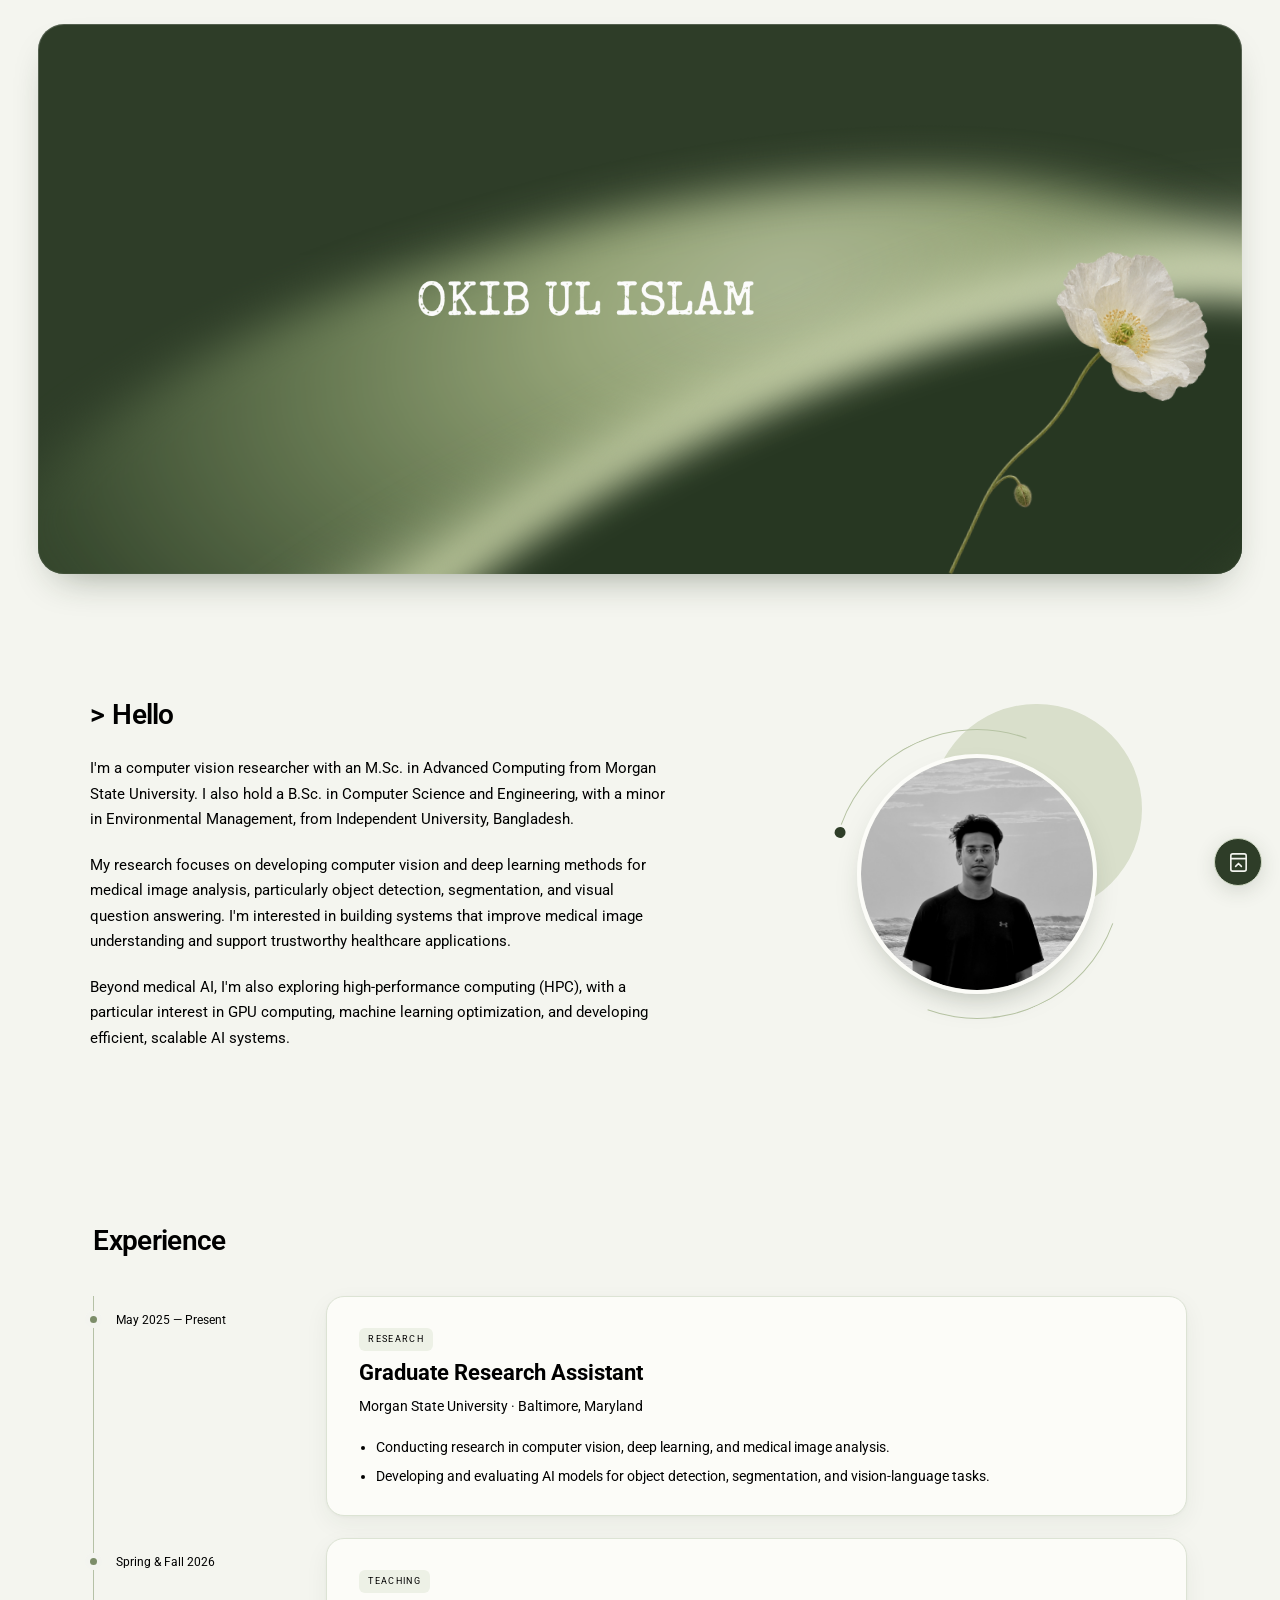
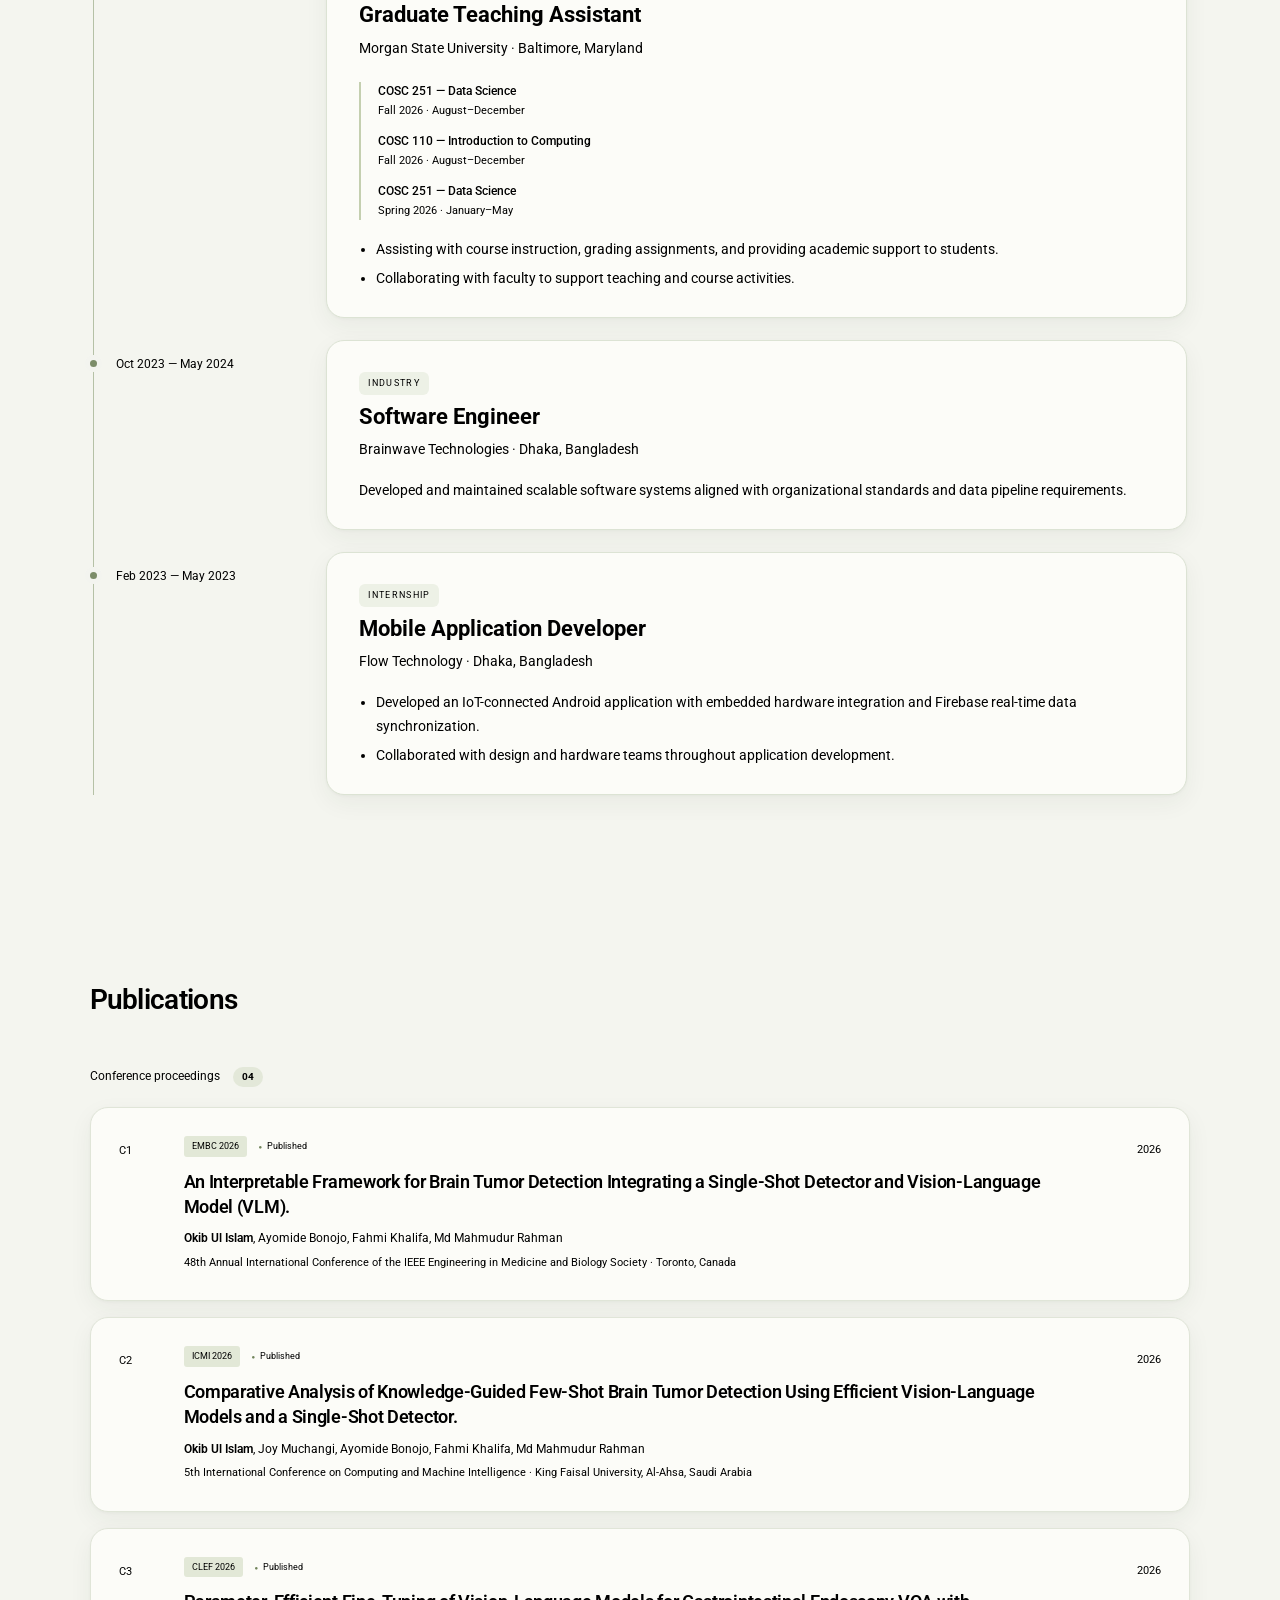
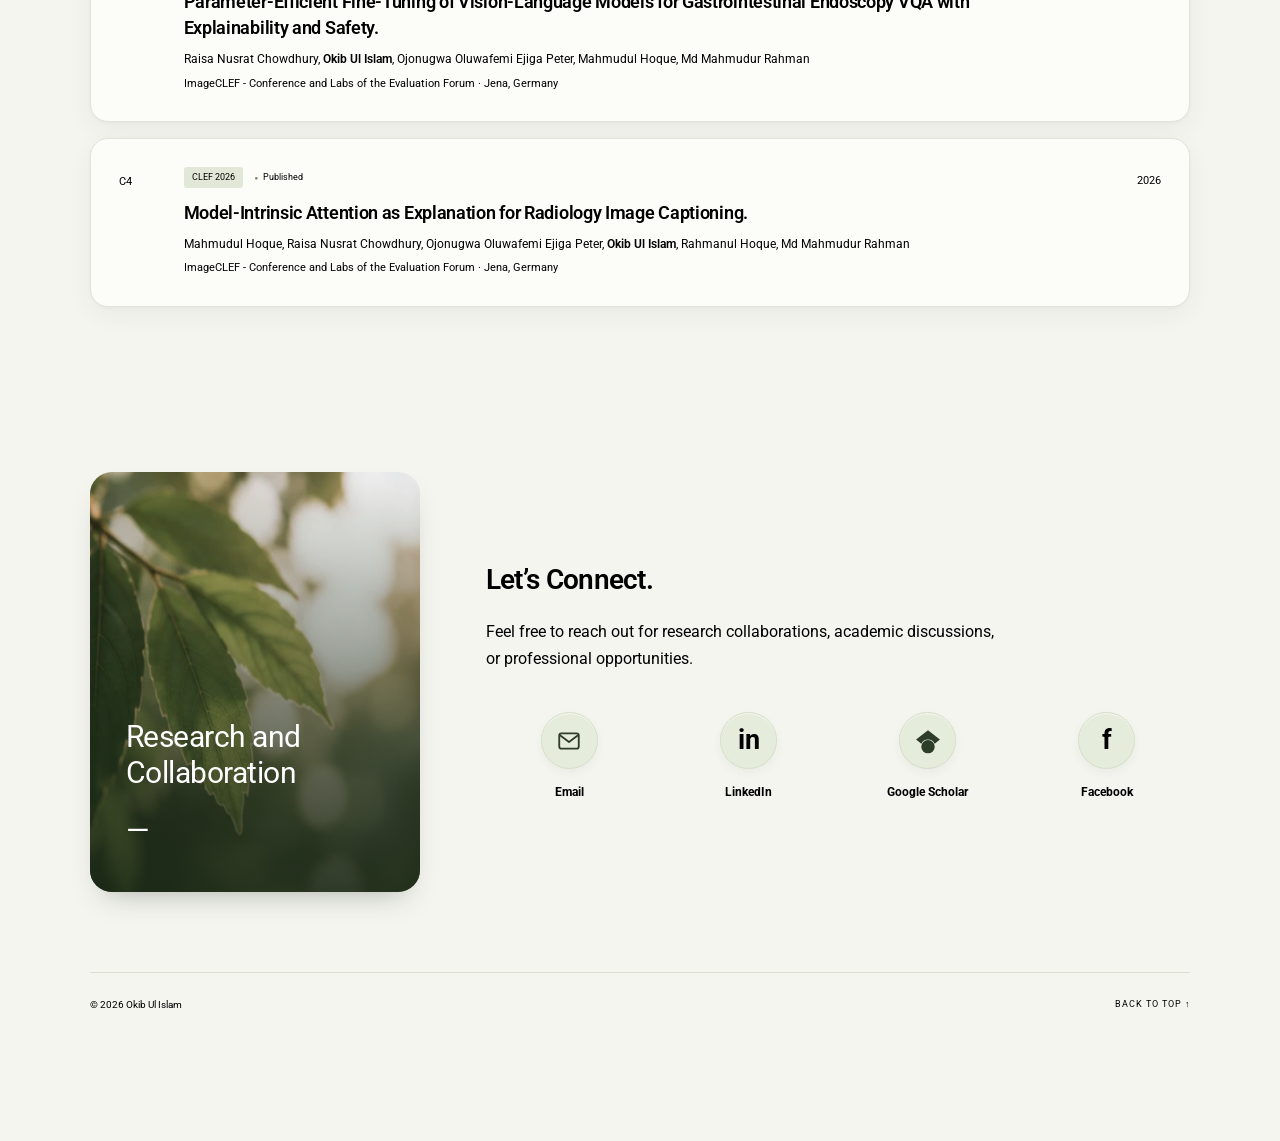
<file: index.html>
<!doctype html>
<html lang="en">
<head>
  <meta charset="UTF-8"><meta name="viewport" content="width=device-width, initial-scale=1">
  <link rel="canonical" href="https://okibulislam.com/">
  <meta name="theme-color" content="#F3F4EF">
  <title>Okib Ul Islam — Computer Vision Researcher</title>
  <meta name="description" content="Okib Ul Islam researches computer vision, deep learning, medical image analysis, and efficient AI systems. Explore his research, publications, and experience.">
  <link rel="icon" href="/favicon.ico?v=tree-2" sizes="any">
  <link rel="icon" href="/favicon-32.png?v=tree-2" type="image/png" sizes="32x32">
  <link rel="icon" href="/favicon.svg?v=tree-2" type="image/svg+xml">
  <link rel="apple-touch-icon" href="/apple-touch-icon.png?v=tree-2" sizes="180x180">
  <link rel="preconnect" href="https://fonts.googleapis.com"><link rel="preconnect" href="https://fonts.gstatic.com" crossorigin><link href="https://fonts.googleapis.com/css2?family=Roboto:wght@400;500;600;700&amp;display=swap" rel="stylesheet"><link rel="stylesheet" href="styles.css?v=v3"><script src="site.js?v=cleanup-1" defer></script><script src="app.js?v=cleanup-1" defer></script>
</head>
<body class="depth-demo">
<a class="skip" href="#biography">Skip to content</a>
<main>
<section id="digital-space" class="digital-space">
<div class="hero"><div class="hero-content"><h1 class="name-png"><img src="name-typewriter.png" alt="OKIB UL ISLAM" width="2160" height="720"></h1></div><img class="banner-flower" src="banner-white-poppy.png" alt="" aria-hidden="true" width="1024" height="1536"></div><div id="biography" class="section about"><div class="about-copy"><h2 class="hello-heading" aria-label="Hello"><span aria-hidden="true">&gt;</span><span id="hello-typed" aria-hidden="true">Hello</span></h2><p class="lead">I'm a computer vision researcher with an M.Sc. in Advanced Computing from Morgan State University. I also hold a B.Sc. in Computer Science and Engineering, with a minor in Environmental Management, from Independent University, Bangladesh.</p><p>My research focuses on developing computer vision and deep learning methods for medical image analysis, particularly object detection, segmentation, and visual question answering. I'm interested in building systems that improve medical image understanding and support trustworthy healthcare applications.</p><p>Beyond medical AI, I'm also exploring high-performance computing (HPC), with a particular interest in GPU computing, machine learning optimization, and developing efficient, scalable AI systems.</p></div><div class="portrait-wrap"><div class="portrait-orbit"></div><img src="portrait.png" alt="Portrait of Okib Ul Islam" width="2226" height="2226"></div></div>
</section>
<section id="experience" class="section experience">
<h2>Experience</h2><div class="timeline">
<article class="timeline-item">
<div class="date">May 2025 — Present</div><div class="experience-card"><span class="kind">Research</span><h3>Graduate Research Assistant</h3><p class="organization">Morgan State University <span>· Baltimore, Maryland</span></p><ul><li>Conducting research in computer vision, deep learning, and medical image analysis.</li><li>Developing and evaluating AI models for object detection, segmentation, and vision-language tasks.</li></ul></div>
</article>
<article class="timeline-item">
<div class="date">Spring & Fall 2026</div><div class="experience-card"><span class="kind">Teaching</span><h3>Graduate Teaching Assistant</h3><p class="organization">Morgan State University <span>· Baltimore, Maryland</span></p><div class="courses"><p><strong>COSC 251 — Data Science</strong><span>Fall 2026 · August–December</span></p><p><strong>COSC 110 — Introduction to Computing</strong><span>Fall 2026 · August–December</span></p><p><strong>COSC 251 — Data Science</strong><span>Spring 2026 · January–May</span></p></div><ul><li>Assisting with course instruction, grading assignments, and providing academic support to students.</li><li>Collaborating with faculty to support teaching and course activities.</li></ul></div>
</article>
<article class="timeline-item">
<div class="date">Oct 2023 — May 2024</div><div class="experience-card"><span class="kind">Industry</span><h3>Software Engineer</h3><p class="organization">Brainwave Technologies <span>· Dhaka, Bangladesh</span></p><p>Developed and maintained scalable software systems aligned with organizational standards and data pipeline requirements.</p></div>
</article>
<article class="timeline-item">
<div class="date">Feb 2023 — May 2023</div><div class="experience-card"><span class="kind">Internship</span><h3>Mobile Application Developer</h3><p class="organization">Flow Technology <span>· Dhaka, Bangladesh</span></p><ul><li>Developed an IoT-connected Android application with embedded hardware integration and Firebase real-time data synchronization.</li><li>Collaborated with design and hardware teams throughout application development.</li></ul></div>
</article>
</div>
</section>
<section id="publications" class="section publications">
<div class="section-heading"><div><h2>Publications</h2></div></div><div class="publication-toolbar"><span>Conference proceedings <b>04</b></span></div><div id="publication-list">
<article class="paper">
<span class="paper-index">C1</span><div><div class="paper-meta"><span>EMBC 2026</span><span>Published</span></div><h3>An Interpretable Framework for Brain Tumor Detection Integrating a Single-Shot Detector and Vision-Language Model (VLM).</h3><p class="authors"><strong>Okib Ul Islam</strong>, Ayomide Bonojo, Fahmi Khalifa, Md Mahmudur Rahman</p><p class="venue">48th Annual International Conference of the IEEE Engineering in Medicine and Biology Society · Toronto, Canada</p></div><span class="paper-year">2026</span>
</article>
<article class="paper">
<span class="paper-index">C2</span><div><div class="paper-meta"><span>ICMI 2026</span><span>Published</span></div><h3>Comparative Analysis of Knowledge-Guided Few-Shot Brain Tumor Detection Using Efficient Vision-Language Models and a Single-Shot Detector.</h3><p class="authors"><strong>Okib Ul Islam</strong>, Joy Muchangi, Ayomide Bonojo, Fahmi Khalifa, Md Mahmudur Rahman</p><p class="venue">5th International Conference on Computing and Machine Intelligence · King Faisal University, Al-Ahsa, Saudi Arabia</p></div><span class="paper-year">2026</span>
</article>
<article class="paper">
<span class="paper-index">C3</span><div><div class="paper-meta"><span>CLEF 2026</span><span>Published</span></div><h3>Parameter-Efficient Fine-Tuning of Vision-Language Models for Gastrointestinal Endoscopy VQA with Explainability and Safety.</h3><p class="authors">Raisa Nusrat Chowdhury, <strong>Okib Ul Islam</strong>, Ojonugwa Oluwafemi Ejiga Peter, Mahmudul Hoque, Md Mahmudur Rahman</p><p class="venue">ImageCLEF - Conference and Labs of the Evaluation Forum · Jena, Germany</p></div><span class="paper-year">2026</span>
</article>
<article class="paper">
<span class="paper-index">C4</span><div><div class="paper-meta"><span>CLEF 2026</span><span>Published</span></div><h3>Model-Intrinsic Attention as Explanation for Radiology Image Captioning.</h3><p class="authors">Mahmudul Hoque, Raisa Nusrat Chowdhury, Ojonugwa Oluwafemi Ejiga Peter, <strong>Okib Ul Islam</strong>, Rahmanul Hoque, Md Mahmudur Rahman</p><p class="venue">ImageCLEF - Conference and Labs of the Evaluation Forum · Jena, Germany</p></div><span class="paper-year">2026</span>
</article>
</div>
</section>
<section id="contact" class="section contact">
<div class="contact-image"><img src="leaves.webp" alt="Sunlight filtering through green leaves" loading="lazy"><p>Research and<br>Collaboration</p><span>—</span></div><div class="contact-copy"><h2>Let’s Connect.</h2><p>Feel free to reach out for research collaborations, academic discussions, or professional opportunities.</p><div class="contact-links"><a href="mailto:okibxyz@gmail.com"><span class="contact-icon" aria-hidden="true"><svg viewBox="0 0 24 24" fill="none" stroke="currentColor" stroke-width="1.7" stroke-linecap="round" stroke-linejoin="round"><rect x="3" y="5" width="18" height="14" rx="2"/><path d="m4 7 8 6 8-6"/></svg></span><h3>Email</h3></a><a href="https://www.linkedin.com/in/okibulislam/" target="_blank" rel="noopener noreferrer"><span class="contact-icon linkedin" aria-hidden="true">in</span><h3>LinkedIn</h3></a><a href="https://scholar.google.com/citations?user=rvm6-j4AAAAJ&amp;hl=en" target="_blank" rel="noopener noreferrer"><span class="contact-icon" aria-hidden="true"><svg viewBox="0 0 24 24" fill="currentColor"><path d="M12 2 1 10.7l4.8 3.9a6.8 6.8 0 0 1 12.4 0l4.8-3.9Z"/><circle cx="12" cy="17.2" r="6.2"/></svg></span><h3>Google Scholar</h3></a><a href="https://www.facebook.com/okib.xyz" target="_blank" rel="noopener noreferrer"><span class="contact-icon facebook" aria-hidden="true">f</span><h3>Facebook</h3></a></div></div>
</section>
</main>
<footer>
<span>© <span id="year">2026</span> Okib Ul Islam</span><a href="#digital-space">Back to top ↑</a>
</footer>
<nav id="quick-navigation" class="bottom-dock" aria-label="Quick navigation">
<a href="#digital-space" class="active" aria-current="location"><svg viewBox="0 0 24 24" fill="none" stroke="currentColor" stroke-width="1.7" stroke-linecap="round" stroke-linejoin="round" aria-hidden="true"><path d="m3 10 9-7 9 7v10a1 1 0 0 1-1 1h-5v-7H9v7H4a1 1 0 0 1-1-1Z"/></svg><span>Digital Space</span></a><a href="#experience"><svg viewBox="0 0 24 24" fill="none" stroke="currentColor" stroke-width="1.7" stroke-linecap="round" stroke-linejoin="round" aria-hidden="true"><rect x="3" y="7" width="18" height="14" rx="2"/><path d="M8 7V4h8v3M3 12c6 4 12 4 18 0M10 13h4"/></svg><span>Experience</span></a><a href="#publications"><svg viewBox="0 0 24 24" fill="none" stroke="currentColor" stroke-width="1.7" stroke-linecap="round" stroke-linejoin="round" aria-hidden="true"><path d="M3 4h6a3 3 0 0 1 3 3v14a4 4 0 0 0-4-2H3Zm18 0h-6a3 3 0 0 0-3 3v14a4 4 0 0 1 4-2h5Z"/></svg><span>Publications</span></a><a href="#contact"><svg viewBox="0 0 24 24" fill="none" stroke="currentColor" stroke-width="1.7" stroke-linecap="round" stroke-linejoin="round" aria-hidden="true"><rect x="3" y="5" width="18" height="14" rx="2"/><path d="m3 7 9 6 9-6"/></svg><span>Contact</span></a><a href="random-lines.html"><svg viewBox="0 0 24 24" fill="none" stroke="currentColor" stroke-width="1.7" stroke-linecap="round" stroke-linejoin="round" aria-hidden="true"><path d="M5 4h14v16H5zM8 8h8M8 12h8M8 16h5"/></svg><span>Random lines</span></a>
</nav>
<button class="dock-toggle" aria-label="Open navigation" aria-controls="quick-navigation" aria-expanded="false"><svg viewBox="0 0 24 24" fill="none" stroke="currentColor" stroke-width="1.7" stroke-linecap="round" stroke-linejoin="round" aria-hidden="true"><rect x="4" y="3" width="16" height="18" rx="2"/><path d="M4 8h16m-11 8 3-3 3 3"/></svg></button>
</body>
</html>
</file>
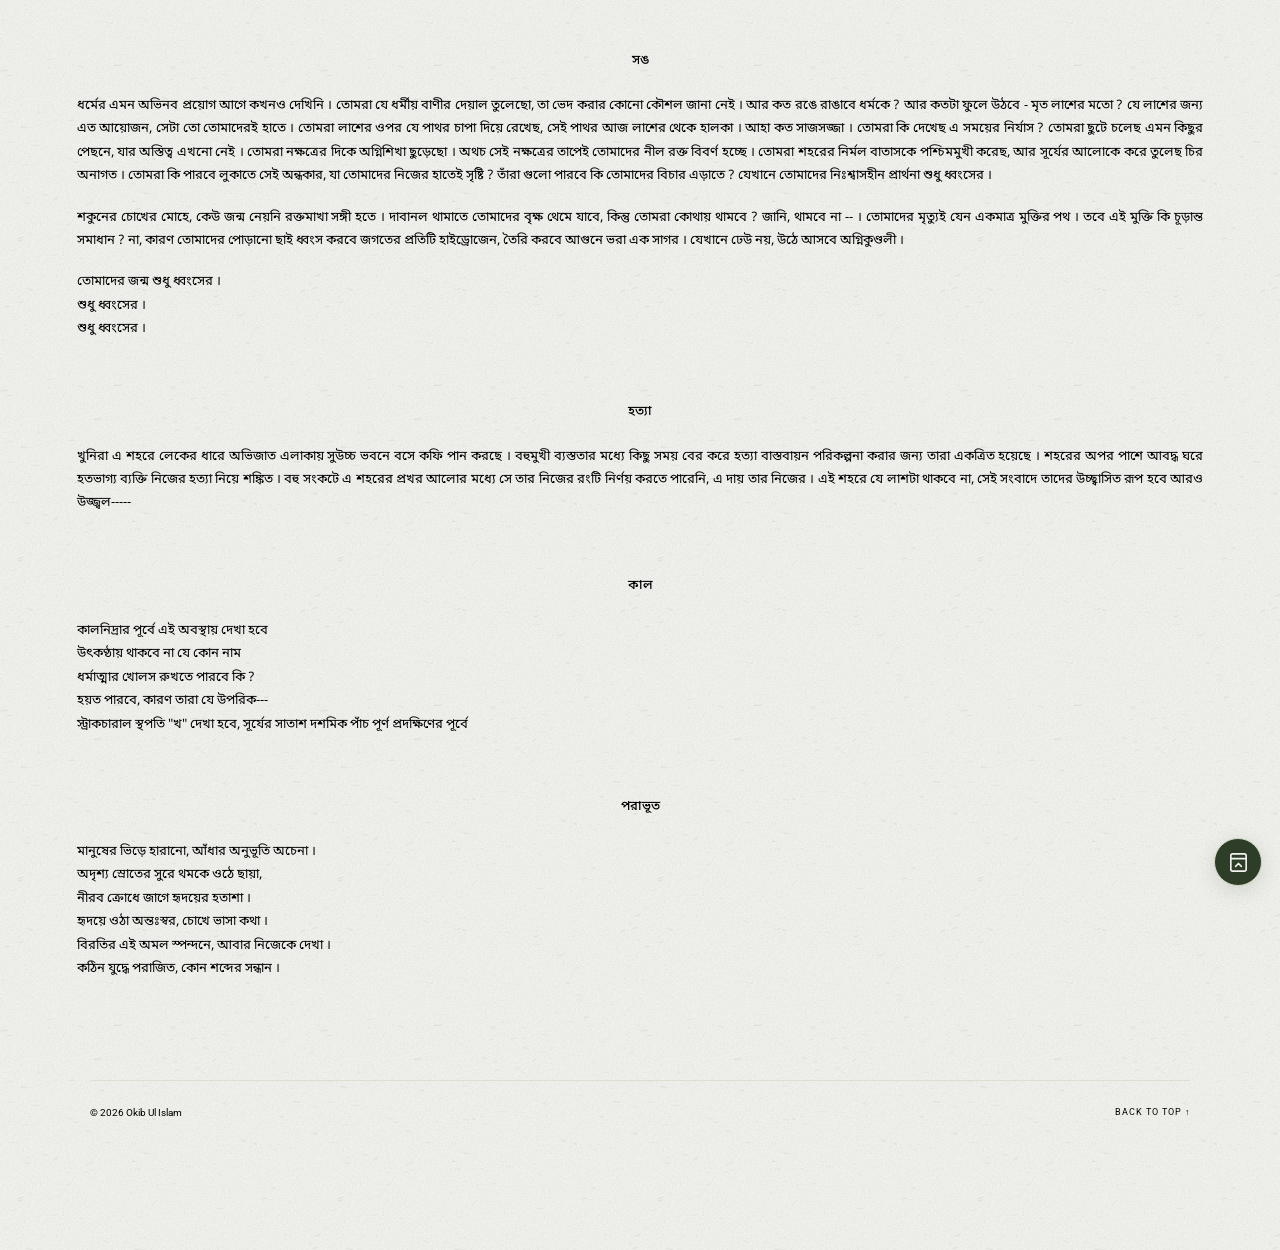
<file: random-lines.html>
<!doctype html>
<html lang="en">
<head>
<meta charset="UTF-8"><meta name="viewport" content="width=device-width,initial-scale=1"><meta name="theme-color" content="#F3F4EF"><title>Random lines — Okib Ul Islam</title><link rel="icon" href="favicon.svg" type="image/svg+xml"><link rel="preconnect" href="https://fonts.googleapis.com"><link rel="preconnect" href="https://fonts.gstatic.com" crossorigin><link href="https://fonts.googleapis.com/css2?family=Noto+Sans+Bengali:wght@400;500;600&amp;family=Roboto:wght@400;500;600;700&amp;display=swap" rel="stylesheet"><link rel="stylesheet" href="styles.css?v=v2.1"><script src="site.js?v=cleanup-1" defer></script>
</head>
<body class="random-page">
<a class="skip" href="#writings">Skip to writings</a>
<main>
<div id="writings" class="writings">
<article id="piece-1" class="writing" lang="bn">
<h2>সঙ</h2><p>ধর্মের এমন অভিনব প্রয়োগ আগে কখনও দেখিনি । তোমরা যে ধর্মীয় বাণীর দেয়াল তুলেছো, তা ভেদ করার কোনো কৌশল জানা নেই । আর কত রঙে রাঙাবে ধর্মকে ? আর কতটা ফুলে উঠবে - মৃত লাশের মতো ? যে লাশের জন্য এত আয়োজন, সেটা তো তোমাদেরই হাতে । তোমরা লাশের ওপর যে পাথর চাপা দিয়ে রেখেছ, সেই পাথর আজ লাশের থেকে হালকা । আহা কত সাজসজ্জা । তোমরা কি দেখেছ এ সময়ের নির্যাস ? তোমরা ছুটে চলেছ এমন কিছুর পেছনে, যার অস্তিত্ব এখনো নেই । তোমরা নক্ষত্রের দিকে অগ্নিশিখা ছুড়েছো । অথচ সেই নক্ষত্রের তাপেই তোমাদের নীল রক্ত বিবর্ণ হচ্ছে । তোমরা শহরের নির্মল বাতাসকে পশ্চিমমুখী করেছ, আর সূর্যের আলোকে করে তুলেছ চির অনাগত । তোমরা কি পারবে লুকাতে সেই অন্ধকার, যা তোমাদের নিজের হাতেই সৃষ্টি ? তাঁরা গুলো পারবে কি তোমাদের বিচার এড়াতে ? যেখানে তোমাদের নিঃশ্বাসহীন প্রার্থনা শুধু ধ্বংসের ।</p><p>শকুনের চোখের মোহে, কেউ জন্ম নেয়নি রক্তমাখা সঙ্গী হতে । দাবানল থামাতে তোমাদের বৃক্ষ থেমে যাবে, কিন্তু তোমরা কোথায় থামবে ? জানি, থামবে না -- । তোমাদের মৃত্যুই যেন একমাত্র মুক্তির পথ । তবে এই মুক্তি কি চূড়ান্ত সমাধান ? না, কারণ তোমাদের পোড়ানো ছাই ধ্বংস করবে জগতের প্রতিটি হাইড্রোজেন, তৈরি করবে আগুনে ভরা এক সাগর । যেখানে ঢেউ নয়, উঠে আসবে অগ্নিকুণ্ডলী ।</p><p>তোমাদের জন্ম শুধু ধ্বংসের ।<br>শুধু ধ্বংসের ।<br>শুধু ধ্বংসের ।</p>
</article>
<article id="piece-2" class="writing" lang="bn">
<h2>হত্যা</h2><p>খুনিরা এ শহরে লেকের ধারে অভিজাত এলাকায় সুউচ্চ ভবনে বসে কফি পান করছে । বহুমুখী ব্যস্ততার মধ্যে কিছু সময় বের করে হত্যা বাস্তবায়ন পরিকল্পনা করার জন্য তারা একত্রিত হয়েছে । শহরের অপর পাশে আবদ্ধ ঘরে হতভাগ্য ব্যক্তি নিজের হত্যা নিয়ে শঙ্কিত । বহু সংকটে এ শহরের প্রখর আলোর মধ্যে সে তার নিজের রংটি নির্ণয় করতে পারেনি, এ দায় তার নিজের । এই শহরে যে লাশটা থাকবে না, সেই সংবাদে তাদের উচ্ছ্বাসিত রূপ হবে আরও উজ্জ্বল-----</p>
</article>
<article id="piece-3" class="writing" lang="bn">
<h2>কাল</h2><p>কালনিদ্রার পূর্বে এই অবস্থায় দেখা হবে<br>উৎকণ্ঠায় থাকবে না যে কোন নাম<br>ধর্মাত্মার খোলস রুখতে পারবে কি ?<br>হয়ত পারবে, কারণ তারা যে উপরিক---<br>স্ট্রাকচারাল স্থপতি &quot;খ&quot; দেখা হবে, সূর্যের সাতাশ দশমিক পাঁচ পূর্ণ প্রদক্ষিণের পূর্বে</p>
</article>
<article id="piece-4" class="writing" lang="bn">
<h2>পরাভূত</h2><p>মানুষের ভিড়ে হারানো, আঁধার অনুভূতি অচেনা ।<br>অদৃশ্য স্রোতের সুরে থমকে ওঠে ছায়া,<br>নীরব ক্রোধে জাগে হৃদয়ের হতাশা ।<br>হৃদয়ে ওঠা অন্তঃস্বর, চোখে ভাসা কথা ।<br>বিরতির এই অমল স্পন্দনে, আবার নিজেকে দেখা ।<br>কঠিন যুদ্ধে পরাজিত, কোন শব্দের সন্ধান ।</p>
</article>
</div>
</main>
<footer>
<span>© <span id="year">2026</span> Okib Ul Islam</span><a href="#">Back to top ↑</a>
</footer>
<nav id="quick-navigation" class="bottom-dock" aria-label="Quick navigation">
<a href="index.html#digital-space"><svg viewBox="0 0 24 24" fill="none" stroke="currentColor" stroke-width="1.7" stroke-linecap="round" stroke-linejoin="round" aria-hidden="true"><path d="m3 10 9-7 9 7v10a1 1 0 0 1-1 1h-5v-7H9v7H4a1 1 0 0 1-1-1Z"/></svg><span>Digital Space</span></a><a href="index.html#experience"><svg viewBox="0 0 24 24" fill="none" stroke="currentColor" stroke-width="1.7" stroke-linecap="round" stroke-linejoin="round" aria-hidden="true"><rect x="3" y="7" width="18" height="14" rx="2"/><path d="M8 7V4h8v3M3 12c6 4 12 4 18 0M10 13h4"/></svg><span>Experience</span></a><a href="index.html#publications"><svg viewBox="0 0 24 24" fill="none" stroke="currentColor" stroke-width="1.7" stroke-linecap="round" stroke-linejoin="round" aria-hidden="true"><path d="M3 4h6a3 3 0 0 1 3 3v14a4 4 0 0 0-4-2H3Zm18 0h-6a3 3 0 0 0-3 3v14a4 4 0 0 1 4-2h5Z"/></svg><span>Publications</span></a><a href="index.html#contact"><svg viewBox="0 0 24 24" fill="none" stroke="currentColor" stroke-width="1.7" stroke-linecap="round" stroke-linejoin="round" aria-hidden="true"><rect x="3" y="5" width="18" height="14" rx="2"/><path d="m3 7 9 6 9-6"/></svg><span>Contact</span></a><a href="random-lines.html" class="active" aria-current="page"><svg viewBox="0 0 24 24" fill="none" stroke="currentColor" stroke-width="1.7" stroke-linecap="round" stroke-linejoin="round" aria-hidden="true"><path d="M5 4h14v16H5zM8 8h8M8 12h8M8 16h5"/></svg><span>Random lines</span></a>
</nav>
<button class="dock-toggle" aria-label="Open navigation" aria-controls="quick-navigation" aria-expanded="false"><svg viewBox="0 0 24 24" fill="none" stroke="currentColor" stroke-width="1.7" stroke-linecap="round" stroke-linejoin="round" aria-hidden="true"><rect x="4" y="3" width="16" height="18" rx="2"/><path d="M4 8h16m-11 8 3-3 3 3"/></svg></button>
</body>
</html>
</file>
<file: styles.css>
/*
 * Portfolio styles
 * Palette and base elements, portfolio components, responsive layout,
 * animation preferences, floating navigation, and Bengali writings.
 * Rule order preserves the existing responsive cascade.
 */

:root {
  --bg: #f3f4ef;
  --ink: #2e3d28;
  --sage: #a9b887;
  --muted: #67715f;
  --line: #dce0d3;
}

* {
  box-sizing: border-box;
}

html {
  scroll-behavior: smooth;
}

body {
  margin: 0;
  background: var(--bg);
  color: var(--ink);
  font-family: Roboto,Arial,Helvetica,sans-serif;
  font-size: 16px;
  line-height: 1.65;
}

a {
  color: inherit;
  text-decoration: none;
}

button,
input {
  font: inherit;
}

a,
button,
input {
  -webkit-tap-highlight-color: transparent;
}

a:focus-visible,
button:focus-visible,
input:focus-visible {
  outline: 2px solid var(--ink);
  outline-offset: 6px;
}

::selection {
  background: #d7dfc3;
}

img {
  display: block;
  max-width: 100%;
}

h1,
h2,
h3,
p {
  margin: 0;
}

h2 {
  font-size: clamp(36px,4vw,56px);
  letter-spacing: -2px;
  line-height: 1.12;
  font-weight: 600;
}

h3 {
  line-height: 1.4;
}

p+p {
  margin-top: 20px;
}

nav {
  display: flex;
  gap: 32px;
  margin: auto;
}

nav a {
  text-transform: uppercase;
  font-size: 10px;
  font-weight: 700;
  letter-spacing: 2px;
  position: relative;
  padding: 12px 0;
}

nav a:after {
  content: '';
  position: absolute;
  left: 0;
  bottom: 3px;
  height: 2px;
  width: 0;
  background: var(--ink);
  transition: width .2s;
}

nav a.active:after,
nav a:hover:after {
  width: 100%;
}

.hero {
  position: relative;
  min-height: 690px;
  height: calc(100svh - 92px);
  max-height: 900px;
  display: flex;
  align-items: center;
  overflow: hidden;
  padding: 80px 7% 115px;
}

.hero-content {
  position: relative;
  z-index: 1;
}

.hero h1 {
  font-size: clamp(48px,6.4vw,99px);
  letter-spacing: -5px;
  line-height: 1.04;
  max-width: 1050px;
  color: #25321f;
}

.section {
  padding: 115px 7%;
  scroll-margin-top: 0;
  max-width: 1600px;
  margin: auto;
}

.about {
  display: grid;
  grid-template-columns: 1.2fr 1fr;
  gap: 12%;
  align-items: center;
  border-top: 1px solid var(--line);
}

.about h2 {
  margin-bottom: 35px;
}

.about .lead {
  color: var(--ink)!important;
  font-size: 23px!important;
  line-height: 1.5;
}

.portrait-wrap {
  position: relative;
  padding: 35px;
}

.portrait-wrap:before {
  content: '';
  position: absolute;
  right: -3%;
  top: -5%;
  width: 68%;
  height: 68%;
  border-radius: 50%;
  background: #d9dfcb;
  z-index: -1;
}

.portrait-wrap img {
  width: 100%;
  height: auto;
  border-radius: 50%;
}

.portrait-orbit {
  position: absolute;
  inset: 10px;
  border: 1px solid #b6c3a3;
  border-radius: 50%;
  transform: rotate(-25deg);
  border-left-color: transparent;
  border-right-color: transparent;
}

.portrait-orbit:after {
  content: '';
  position: absolute;
  top: 15%;
  left: 11%;
  width: 11px;
  height: 11px;
  border-radius: 50%;
  background: var(--ink);
}

.section-heading {
  display: flex;
  align-items: end;
  justify-content: space-between;
  gap: 55px;
  margin-bottom: 50px;
}

.section-heading>p {
  max-width: 310px;
  font-size: 14px;
  color: var(--muted);
}

.timeline {
  margin-top: 55px;
}

.timeline-item {
  display: grid;
  grid-template-columns: 210px 1fr;
  position: relative;
  padding: 0 0 22px 22px;
  border-left: 1px solid #b5c1a6;
}

.timeline-item:last-child {
  padding-bottom: 0;
}

.timeline-item:before {
  content: '';
  position: absolute;
  left: -4px;
  top: 20px;
  width: 7px;
  height: 7px;
  border-radius: 50%;
  background: #7c8d69;
  box-shadow: 0 0 0 5px var(--bg);
}

.date {
  padding-top: 15px;
  font-size: 12px;
  color: var(--muted);
}

.experience-card {
  padding: 27px 32px;
  border: 1px solid var(--line);
  border-radius: 12px;
  background: #f7f8f36b;
}

.kind {
  font-size: 9px;
  text-transform: uppercase;
  letter-spacing: 2px;
  color: var(--muted);
}

.experience-card h3 {
  font-size: 22px;
  margin-top: 7px;
}

.organization {
  font-size: 14px;
  margin-top: 6px;
}

.organization span {
  color: var(--muted);
}

.experience-card ul {
  margin: 18px 0 0;
  padding-left: 17px;
}

.experience-card li,
.experience-card>p:not(.organization) {
  font-size: 14px;
  color: var(--muted);
}

.experience-card>p:not(.organization) {
  margin-top: 17px;
}

.experience-card li+li {
  margin-top: 6px;
}

.courses {
  margin-top: 22px;
  border-left: 2px solid #c4cfb0;
  padding-left: 17px;
}

.courses p {
  display: flex;
  flex-direction: column;
  font-size: 12px;
  margin-top: 12px;
}

.courses strong {
  font-weight: 500;
}

.courses span {
  font-size: 11px;
  color: var(--muted);
}

.publication-toolbar {
  display: flex;
  justify-content: space-between;
  align-items: center;
  border-bottom: 1px solid #b9c5ab;
  padding-bottom: 20px;
  gap: 20px;
}

.publication-toolbar>span {
  font-size: 12px;
}

.publication-toolbar b {
  display: inline-block;
  background: #e3e8d9;
  border-radius: 20px;
  padding: 2px 9px;
  margin-left: 10px;
  font-size: 10px;
}

.paper {
  display: grid;
  grid-template-columns: 45px 1fr 50px;
  gap: 20px;
  padding: 30px 0;
  border-bottom: 1px solid var(--line);
}

.paper[hidden] {
  display: none;
}

.paper-index {
  font-size: 11px;
  color: var(--muted);
  padding-top: 6px;
}

.paper-meta {
  display: flex;
  gap: 12px;
  align-items: center;
  font-size: 9px;
}

.paper-meta span:first-child {
  padding: 3px 8px;
  background: #e2e8d7;
  border-radius: 3px;
}

.paper-meta span:last-child {
  color: var(--muted);
}

.paper-meta span:last-child:before {
  content: '●';
  font-size: 6px;
  margin-right: 5px;
  color: #71845b;
}

.paper h3 {
  font-size: 18px;
  font-weight: 600;
  max-width: 860px;
  letter-spacing: -.3px;
  margin-top: 12px;
}

.authors {
  font-size: 12px;
  color: var(--muted);
  margin-top: 10px;
}

.authors strong {
  font-weight: 600;
  color: var(--ink);
}

.venue {
  font-size: 11px;
  color: var(--muted);
  margin-top: 5px;
}

.paper-year {
  font-size: 11px;
  color: var(--muted);
  text-align: right;
  padding-top: 5px;
}

.contact {
  display: grid;
  grid-template-columns: 30% 1fr;
  gap: 6%;
  padding-top: 50px;
  padding-bottom: 80px;
}

.contact-image {
  border-radius: 14px;
  overflow: hidden;
  position: relative;
  min-height: 420px;
  background: #39492d;
  display: flex;
  flex-direction: column;
  justify-content: end;
  padding: 36px;
  color: #f3f4ef;
}

.contact-image:after {
  content: '';
  position: absolute;
  inset: 0;
  background: linear-gradient(transparent,#1a2917e6);
}

.contact-image img {
  position: absolute;
}

.contact-image p,
.contact-image>span {
  position: relative;
  z-index: 1;
}

.contact-image p {
  font: 30px/1.2 Roboto,Arial,Helvetica,sans-serif;
  letter-spacing: -.5px;
}

.contact-image>span {
  font-size: 30px;
  margin-top: 15px;
}

.contact-copy {
  align-self: center;
}

.contact-links {
  display: grid;
  grid-template-columns: repeat(4,1fr);
  gap: 12px;
  margin-top: 40px;
}

.contact-links a {
  display: flex;
  flex-direction: column;
  align-items: center;
  text-align: center;
}

.contact-icon {
  display: flex;
  width: 57px;
  height: 57px;
  border-radius: 50%;
  background: #e0e6d5;
  align-items: center;
  justify-content: center;
  font-size: 27px;
  transition: background .2s,transform .2s;
}

.contact-links a:hover .contact-icon {
  background: #cbd6b9;
  transform: translateY(-4px);
}

.linkedin,
.facebook {
  font-weight: 700;
}

.contact-links h3 {
  font-size: 12px;
  margin-top: 15px;
}

.contact-links p {
  font-size: 10px;
  color: var(--muted);
  margin-top: 5px;
  line-height: 1.5;
}

footer {
  margin: 0 7%;
  border-top: 1px solid var(--line);
  padding: 24px 0 28px;
  display: flex;
  justify-content: space-between;
  font-size: 10px;
  color: var(--muted);
}

footer a {
  text-transform: uppercase;
  font-size: 9px;
  letter-spacing: 1px;
}

.skip {
  position: absolute;
  width: 1px;
  height: 1px;
  overflow: hidden;
  clip-path: inset(50%);
}

.skip:focus {
  width: auto;
  height: auto;
  clip-path: none;
  z-index: 100;
  background: var(--ink);
  color: white;
  padding: 12px;
  top: 10px;
  left: 10px;
}

@media(max-width:1000px) {
  nav {
    gap: 20px;
  }

  .hero h1 {
    letter-spacing: -3px;
  }

  .about {
    gap: 5%;
  }

  .portrait-wrap {
    padding: 20px;
  }

  .section {
    padding: 85px 6%;
  }

  .timeline-item {
    grid-template-columns: 165px 1fr;
  }

  .contact {
    grid-template-columns: 28% 1fr;
    gap: 5%;
  }

  .contact-image {
    padding: 22px;
  }

  .contact-image p {
    font-size: 24px;
  }

  .contact h2 {
    font-size: 48px;
  }

  .contact-links {
    gap: 8px;
  }

  .contact-links h3 {
    font-size: 11px;
  }
}

@media(max-width:760px) {
  .hero {
    min-height: 680px;
    height: calc(100svh - 72px);
    max-height: 850px;
    align-items: flex-start;
    padding: 95px 7% 90px;
  }

  .hero-content {
    width: 100%;
  }

  .hero h1 {
    font-size: clamp(42px,9vw,68px);
    letter-spacing: -2.5px;
  }

  .section {
    padding: 70px 7%;
  }

  .about {
    grid-template-columns: 1fr;
    gap: 45px;
  }

  .about-copy {
    order: 1;
  }

  .portrait-wrap {
    max-width: 300px;
    width: 75%;
    margin: 10px auto 0;
    order: 2;
  }

  .about .lead {
    font-size: 21px!important;
  }

  h2 {
    font-size: 38px;
    letter-spacing: -1.5px;
  }

  .section-heading {
    display: block;
    margin-bottom: 35px;
  }

  .section-heading>p {
    margin-top: 25px;
    max-width: 100%;
  }

  .timeline {
    margin-top: 35px;
  }

  .timeline-item {
    grid-template-columns: 1fr;
    padding-left: 20px;
    padding-bottom: 30px;
  }

  .timeline-item:before {
    top: 22px;
  }

  .date {
    padding: 10px 0 15px;
    font-size: 11px;
  }

  .experience-card {
    padding: 22px 20px;
  }

  .experience-card h3 {
    font-size: 20px;
  }

  .organization span {
    display: block;
  }

  .experience-card li,
  .experience-card>p:not(.organization) {
    font-size: 13px;
  }

  .publication-toolbar {
    align-items: start;
    flex-direction: column;
    gap: 15px;
  }

  .paper {
    grid-template-columns: 25px 1fr;
    gap: 10px;
    padding: 25px 0;
  }

  .paper-year {
    display: none;
  }

  .paper h3 {
    font-size: 17px;
  }

  .authors {
    font-size: 11px;
  }

  .venue {
    font-size: 10px;
  }

  .contact {
    grid-template-columns: 1fr;
    gap: 40px;
    padding-top: 20px;
  }

  .contact-image {
    min-height: 280px;
  }

  .contact-image img {
    object-position: center 35%;
  }

  .contact-image p {
    font-size: 30px;
  }

  .contact-links {
    grid-template-columns: repeat(2,1fr);
    gap: 30px 20px;
  }

  .contact-links h3 {
    font-size: 13px;
  }

  .contact-links p {
    font-size: 11px;
  }

  .contact-icon {
    width: 60px;
    height: 60px;
  }

  footer {
    margin: 0 7%;
    font-size: 9px;
  }
}

@media(prefers-reduced-motion:reduce) {
  html {
    scroll-behavior: auto;
  }

  * {
    transition: none!important;
  }
}

.digital-space {
  align-items: center;
}

.digital-space .about {
  width: 100%;
  grid-template-columns: 1.35fr 1fr;
  gap: 9%;
}

.digital-space h1 {
  font-size: clamp(38px,4.8vw,74px);
  line-height: 1.1;
  letter-spacing: -3px;
  margin: 0 0 42px;
  font-weight: 700;
}

.digital-space h2 {
  font-family: Roboto,Arial,Helvetica,sans-serif;
  font-size: 32px;
  letter-spacing: -.8px;
  font-weight: 400;
  margin-bottom: 20px;
}

.digital-space .portrait-wrap {
  align-self: center;
}

@media(max-width:760px) {
  .digital-space {
    min-height: auto;
  }

  .digital-space .about {
    grid-template-columns: 1fr;
    gap: 35px;
  }

  .digital-space h1 {
    font-size: clamp(34px,8vw,56px);
    letter-spacing: -1.8px;
    margin-bottom: 30px;
  }

  .digital-space h2 {
    font-size: 28px;
  }

  .digital-space .portrait-wrap {
    grid-row: 2;
  }

  .digital-space .about .lead {
    font-size: 19px!important;
  }
}

.digital-space {
  display: block;
  min-height: 0;
  background: none;
}

@media(max-width:760px) {
  .digital-space .hero {
    padding-top: 70px;
    padding-bottom: 70px;
    align-items: center;
  }

  .digital-space .hero h1 {
    position: relative;
    z-index: 1;
  }
}

.digital-space .portrait-wrap {
  width: 78%;
  max-width: 310px;
  justify-self: center;
  margin-left: auto;
  margin-right: auto;
}

@media(max-width:760px) {
  .digital-space .portrait-wrap {
    width: 60%;
    max-width: 200px;
  }
}

.digital-space .about {
  padding-top: 65px;
  padding-bottom: 85px;
}

@media(max-width:760px) {
  .digital-space .about {
    padding-top: 45px;
    padding-bottom: 60px;
  }
}

.digital-space .hero {
  isolation: isolate;
  overflow: hidden;
  position: relative;
  margin: 24px 3% 0;
  width: 94%;
  height: 410px;
  min-height: 0;
  max-height: none;
  border-radius: 26px;
  background: #2e3d28;
  display: flex;
  justify-content: center;
  align-items: center;
  padding: 60px 7%;
  color: #f3f4ef;
}

.digital-space .hero::before,
.digital-space .hero::after {
  content: var(--banner-shape,"");
  position: absolute;
  pointer-events: none;
  z-index: -1;
}

.digital-space .hero::before {
  width: 115%;
  height: 105%;
  left: -8%;
  top: 35%;
  border-radius: 47% 60% 30% 65%;
  transform: rotate(-16deg);
  background: radial-gradient(ellipse at 65% 20%,#c2cda7 0%,#a9b887 17%,#71845a 38%,#394b30 61%,transparent 74%);
  filter: blur(24px);
  opacity: .85;
}

.digital-space .hero::after {
  width: 95%;
  height: 70%;
  left: 19%;
  top: 68%;
  border-radius: 50%;
  transform: rotate(-24deg);
  background: #273722;
  box-shadow: -170px -90px 55px -70px #c1cca0,80px -80px 55px -45px #d4dcb9;
  filter: blur(18px);
}

.digital-space .hero-content {
  text-align: center;
  width: 100%;
  z-index: 1;
}

.digital-space .hero h1 {
  font-family: Roboto,Arial,Helvetica,sans-serif;
  font-size: clamp(30px,3.8vw,54px);
  font-weight: 500;
  letter-spacing: -1.5px;
  line-height: 1.15;
  margin: 0;
  color: #f3f4ef;
  text-shadow: 0 2px 18px #1b2818;
}

.digital-space .about {
  margin-top: 35px;
  border-top: 0;
}

@media(max-width:760px) {
  .digital-space .hero {
    margin: 16px 4% 0;
    width: 92%;
    height: 310px;
    min-height: 0;
    border-radius: 20px;
    padding: 45px 6%;
  }

  .digital-space .hero h1 {
    font-size: clamp(26px,7vw,40px);
    letter-spacing: -1px;
  }

  .digital-space .hero::before {
    width: 150%;
    left: -25%;
    top: 32%;
  }

  .digital-space .hero::after {
    width: 140%;
    left: 0;
    top: 73%;
  }

  .digital-space .about {
    margin-top: 15px;
  }
}

.digital-space .about .about-copy p,
.digital-space .about .about-copy p.lead {
  font-size: 15px!important;
  line-height: 1.7;
  font-weight: 400;
}

.contact-image {
  isolation: isolate;
}

.contact-image img {
  width: 100%;
  height: 100%;
  inset: 0;
  object-fit: cover;
  transform: scale(1.08);
  transform-origin: center;
  border-radius: inherit;
}

.contact-image {
  background-image: url("leaves.webp");
  background-size: 112% 112%;
  background-position: center;
  background-repeat: no-repeat;
}

.contact-image img {
  display: none;
}

@media(prefers-reduced-motion:no-preference) {
  .digital-space .hero::before {
    animation: banner-drift 18s ease-in-out infinite alternate;
  }

  .digital-space .hero::after {
    animation: banner-flow 22s ease-in-out infinite alternate;
  }

  .reveal-pending {
    opacity: 0;
    translate: 0 18px;
    transition: opacity .65s ease,translate .65s ease;
  }

  .reveal-pending.reveal-visible {
    opacity: 1;
    translate: 0 0;
  }

  .contact-links a {
    transition: translate .22s ease;
  }

  .contact-links a:hover,
  .contact-links a:focus-visible {
    translate: 0 -4px;
  }

  .contact-links a:focus-visible .contact-icon {
    background: #cbd6b9;
  }
}

@keyframes banner-drift {
  from {
    transform: rotate(-16deg) translate(0,0);
  }

  to {
    transform: rotate(-10deg) translate(3%,-5%);
  }
}

@keyframes banner-flow {
  from {
    transform: rotate(-24deg) translate(0,0);
  }

  to {
    transform: rotate(-18deg) translate(-3%,-4%);
  }
}

@media(prefers-reduced-motion:reduce) {
  .reveal-pending {
    opacity: 1;
    translate: none;
    transition: none;
  }

  .digital-space .hero::before,
  .digital-space .hero::after {
    animation: none;
  }
}

@media(prefers-reduced-motion:no-preference) {
  .portrait-orbit {
    animation: portrait-orbit-turn 60s linear infinite;
  }
}

@keyframes portrait-orbit-turn {
  from {
    transform: rotate(-25deg);
  }

  to {
    transform: rotate(335deg);
  }
}

@media(prefers-reduced-motion:reduce) {
  .portrait-orbit {
    animation: none;
  }
}

.hello-heading {
  display: flex;
  align-items: baseline;
  gap: .3em;
  min-height: 1.4em;
}

@keyframes hello-blink {
  50% {
    opacity: 0;
  }
}

body {
  isolation: isolate;
}

.contact-icon svg {
  display: block;
  width: 26px;
  height: 26px;
  flex-shrink: 0;
  color: var(--ink);
}

body {
  padding-bottom: 100px;
}

.bottom-dock {
  position: fixed;
  z-index: 50;
  max-width: calc(100% - 24px);
  margin: 0;
  border: 1px solid #cdd6c1;
  background: rgba(243,244,239,.96);
  box-shadow: 0 8px 30px #2e3d2826;
  backdrop-filter: blur(16px);
}

.bottom-dock a {
  display: flex;
  align-items: center;
  line-height: 1.15;
  letter-spacing: 0;
  text-transform: none;
  font-weight: 500;
  color: #536449;
  transition: background .2s,color .2s;
}

.bottom-dock a:after {
  display: none;
}

.bottom-dock a.active {
  background: #2e3d28;
  color: #f3f4ef;
}

.bottom-dock a:hover:not(.active) {
  background: #e0e7d4;
}

.bottom-dock a:focus-visible {
  outline: 2px solid #2e3d28;
  outline-offset: 2px;
}

@media(max-width:480px) {
  .bottom-dock {
    bottom: calc(10px + env(safe-area-inset-bottom,0px));
  }
}

html {
  scroll-padding-top: 20px;
}

.digital-space .hero {
  margin-top: 24px;
}

@media(max-width:760px) {
  html {
    scroll-padding-top: 16px;
  }

  .digital-space .hero {
    margin-top: 16px;
  }
}

.bottom-dock {
  gap: 2px;
}

.bottom-dock svg {
  width: 18px;
  height: 18px;
}

@media(max-width:480px) {
  .bottom-dock {
    padding: 5px;
    gap: 1px;
    border-radius: 17px;
  }

  .bottom-dock a {
    width: 65px;
    min-width: 0;
    min-height: 44px;
    padding: 5px 3px;
    font-size: 8px;
    border-radius: 12px;
  }

  .bottom-dock svg {
    width: 18px;
    height: 18px;
  }
}

@media(max-width:760px) {
  body {
    padding-bottom: calc(82px + env(safe-area-inset-bottom,0px));
  }

  .bottom-dock {
    gap: 1px;
    max-width: calc(100vw - 20px);
  }

  .bottom-dock a {
    min-width: 0;
  }

  .bottom-dock svg {
    width: 17px;
    height: 17px;
  }

  html {
    scroll-padding-bottom: calc(82px + env(safe-area-inset-bottom,0px));
  }
}

@media(max-width:760px) {
  .dock-toggle {
    display: flex;
    align-items: center;
    justify-content: center;
    position: fixed;
    z-index: 60;
    right: 18px;
    bottom: calc(14px + env(safe-area-inset-bottom,0px));
    width: 48px;
    height: 48px;
    border-radius: 50%;
    border: 1px solid #cdd6c1;
    background: #2e3d28;
    color: #f3f4ef;
    box-shadow: 0 5px 20px #2e3d2826;
    cursor: pointer;
  }

  .dock-toggle svg {
    width: 23px;
    height: 23px;
  }

  .bottom-dock {
    display: none;
    left: auto;
    right: 14px;
    bottom: calc(72px + env(safe-area-inset-bottom,0px));
    transform: none;
    flex-direction: column;
    width: 145px;
    padding: 5px;
    border-radius: 18px;
  }

  .bottom-dock.is-open {
    display: flex;
  }

  .bottom-dock a {
    width: 100%;
    min-height: 44px;
    flex-direction: row;
    justify-content: flex-start;
    gap: 10px;
    padding: 9px 12px;
    font-size: 11px;
    border-radius: 12px;
  }

  .dock-toggle:focus-visible {
    outline: 2px solid #2e3d28;
    outline-offset: 4px;
  }
}

.dock-toggle {
  display: flex;
  align-items: center;
  justify-content: center;
  position: fixed;
  z-index: 60;
  right: 18px;
  bottom: calc(14px + env(safe-area-inset-bottom,0px));
  width: 48px;
  height: 48px;
  border-radius: 50%;
  border: 1px solid #cdd6c1;
  background: #2e3d28;
  color: #f3f4ef;
  box-shadow: 0 5px 20px #2e3d2826;
  cursor: pointer;
}

.dock-toggle svg {
  width: 23px;
  height: 23px;
}

.bottom-dock {
  display: none;
  left: auto;
  right: 14px;
  bottom: calc(72px + env(safe-area-inset-bottom,0px));
  transform: none;
  flex-direction: column;
  width: 145px;
  padding: 5px;
  border-radius: 18px;
}

.bottom-dock.is-open {
  display: flex;
}

.bottom-dock a {
  width: 100%;
  min-width: 0;
  min-height: 44px;
  flex-direction: row;
  justify-content: flex-start;
  gap: 10px;
  padding: 9px 12px;
  font-size: 11px;
  border-radius: 12px;
}

.dock-toggle:focus-visible {
  outline: 2px solid #2e3d28;
  outline-offset: 4px;
}

.publications {
  border-top: 0;
}

.writings {
  max-width: 920px;
  margin: auto;
  padding: 0 7% 65px;
}

.writing {
  padding: 45px 0;
  border-top: 1px solid var(--line);
  scroll-margin-top: 24px;
}

.writing h2,
.writing p {
  font-family: 'Noto Sans Bengali',sans-serif;
}

.writing h2 {
  font-size: 30px;
  letter-spacing: 0;
  font-weight: 600;
  margin-bottom: 28px;
  line-height: 1.6;
}

.writing p {
  font-size: 17px;
  line-height: 2.1;
  overflow-wrap: anywhere;
  color: #3e4c37;
}

.writing p+p {
  margin-top: 24px;
}

@media(max-width:760px) {
  .writing {
    padding: 32px 0;
  }

  .writing p {
    font-size: 16px;
    line-height: 2;
  }

  .writing h2 {
    font-size: 27px;
  }
}

.random-page .writings {
  max-width: none;
  margin: 0;
  padding: 25px 6% 65px;
}

.random-page .writing {
  padding: 25px 0 35px;
  border-top: 0;
}

.random-page .writing h2 {
  font-weight: 500;
  line-height: 1.7;
  text-align: center;
  margin: 0 0 22px;
  letter-spacing: 0;
}

.random-page .writing p {
  line-height: 1.8;
  margin: 0;
  color: var(--ink);
}

.random-page .writing p+p {
  margin-top: 18px;
}

@media(max-width:760px) {
  .random-page .writings {
    padding: 20px 6% 65px;
  }

  .random-page .writing {
    padding: 20px 0 30px;
  }

  .random-page .writing h2,
  .random-page .writing p {
    font-size: 10px;
  }
}

.digital-space .about h2.hello-heading,
.experience > h2,
.publications .section-heading h2,
.contact h2 {
  font-family: Roboto,Arial,Helvetica,sans-serif;
  font-size: 28px;
  font-weight: 600;
  letter-spacing: -.7px;
  line-height: 1.25;
}

@media(max-width:760px) {
  .digital-space .about h2.hello-heading,
  .experience > h2,
  .publications .section-heading h2,
  .contact h2 {
    font-size: 24px;
    font-weight: 600;
    letter-spacing: -.5px;
  }
}

.random-page .writing h2,
.random-page .writing p {
  font-size: 12px;
}

.random-page .writing p {
  text-align: justify;
  text-justify: inter-word;
  text-align-last: start;
}

/* Local-only depth study. Existing content, type sizes, and motion are retained. */
.depth-demo {
  --muted: #596650;
  --surface: #fcfcf8;
  --soft-shadow: 0 8px 24px rgba(39, 55, 34, .055), 0 1px 3px rgba(39, 55, 34, .035);
  background: #f4f5ef;
}
.depth-demo .digital-space .hero {
  box-shadow: 0 18px 40px -20px rgba(32, 48, 26, .48), inset 0 0 0 1px rgba(255,255,255,.18);
}
.depth-demo .digital-space .about {
  padding-top: 88px;
  padding-bottom: 100px;
}
.depth-demo .about-copy p {
  color: var(--muted);
}
.depth-demo .portrait-wrap img {
  box-shadow: 0 14px 32px -14px rgba(33, 49, 29, .35);
  border: 4px solid var(--surface);
}
.depth-demo .experience {
  background: #eaf0e2;
  border-radius: 32px;
  width: 94%;
  padding: 72px 4.3%;
  max-width: 1504px;
}
.depth-demo .timeline {
  margin-top: 38px;
}
.depth-demo .timeline-item::before {
  box-shadow: 0 0 0 5px #eaf0e2;
}
.depth-demo .experience-card {
  background: var(--surface);
  border-color: #dce3d4;
  border-radius: 18px;
  box-shadow: var(--soft-shadow);
}
.depth-demo .kind {
  display: inline-block;
  color: #526444;
  background: #edf1e6;
  padding: 4px 9px;
  border-radius: 6px;
  letter-spacing: 1.3px;
}
.depth-demo .publication-toolbar {
  border-bottom: 0;
}
.depth-demo #publication-list {
  display: grid;
  gap: 16px;
}
.depth-demo .paper {
  padding: 28px;
  background: var(--surface);
  border: 1px solid #e0e5d8;
  border-radius: 18px;
  box-shadow: var(--soft-shadow);
}
.depth-demo .paper-index {
  color: #7b8d68;
}
.depth-demo .contact-image {
  box-shadow: 0 15px 30px -15px rgba(33, 49, 29, .35);
  border-radius: 22px;
}
.depth-demo .contact-copy > p {
  margin-top: 22px;
  max-width: 520px;
  color: var(--muted);
}
.depth-demo .contact-icon {
  background: #e6ecdc;
  border: 1px solid #d5dfc8;
  box-shadow: inset 0 1px 0 rgba(255,255,255,.7), 0 4px 10px rgba(39,55,34,.05);
}
@media (hover: hover) and (prefers-reduced-motion: no-preference) {
  .depth-demo .experience-card,
  .depth-demo .paper {
    transition: transform .22s ease, box-shadow .22s ease;
  }
  .depth-demo .experience-card:hover,
  .depth-demo .paper:hover {
    transform: translateY(-3px);
    box-shadow: 0 14px 30px rgba(39,55,34,.09);
  }
}
@media (max-width: 760px) {
  .depth-demo .digital-space .about {
    padding-top: 48px;
    padding-bottom: 64px;
  }
  .depth-demo .experience {
    width: 92%;
    border-radius: 24px;
    padding: 40px 5%;
  }
  .depth-demo .experience-card {
    padding: 22px 18px;
    border-radius: 15px;
  }
  .depth-demo .paper {
    padding: 22px 16px;
    gap: 8px;
    border-radius: 15px;
  }
  .depth-demo .section-heading {
    margin-bottom: 26px;
  }
}

/* Visible natural paper grain and fibers behind the writing. */
.random-page {
  background-color: #f3f4ef;
  background-image: url('[data-uri]');
  background-size: 320px 320px;
}
.random-page .writing p { color: #34412e; }

/* Typography only: preserve the original palette, surfaces, icons, and effects. */
body { color:#000000; }
body h1,body h2,body h3,body p,body li,
body .digital-space .about .about-copy p,
body .digital-space .about .about-copy p.lead,
body .date,body .kind,body .paper-index,body .paper-meta,
body .paper-meta span,body .paper-year,body .organization span,
body .courses span,body .authors strong,body .publication-toolbar,
body .publication-toolbar b,body footer,body footer a,
body .bottom-dock a,body .bottom-dock a.active,
body.random-page .writing p { color:#000000!important; }
body .digital-space .hero h1,
body .contact-image p,
body .contact-image > span { color:#ffffff!important; }

/* Remove the Experience section's outer background box. */
.depth-demo .experience { background:transparent; border:0; border-radius:0; }
.depth-demo .timeline-item::before { box-shadow:0 0 0 5px #f3f4ef; }

/* Random lines typography. */
.random-page .writing h2,
.random-page .writing p { font-size:13px; }

/* v3 banner: single-line typewriter artwork with a decorative white poppy. */
.depth-demo .digital-space .hero { height:550px; padding:35px 5%; }
body .digital-space .hero h1.name-png {
 transform:none; width:min(360px,44%); margin:auto; line-height:1;
 position:relative; left:-5%; max-width:none;
}
.name-png img { width:100%; height:auto; }
.digital-space .hero .banner-flower {
 position:absolute; z-index:2; width:240px; height:360px; object-fit:contain;
 right:3%; bottom:-25px; pointer-events:none; transform:rotate(9deg);
}
@media(max-width:760px) {
 .depth-demo .digital-space .hero { height:auto; aspect-ratio:1.305; min-height:0; padding:30px 0; }
 body .digital-space .hero h1.name-png { width:54%; left:-4%; transform:none; }
 .digital-space .hero .banner-flower { width:115px; height:173px; right:-20px; bottom:-15px; transform:rotate(5deg); }
}
</file>
